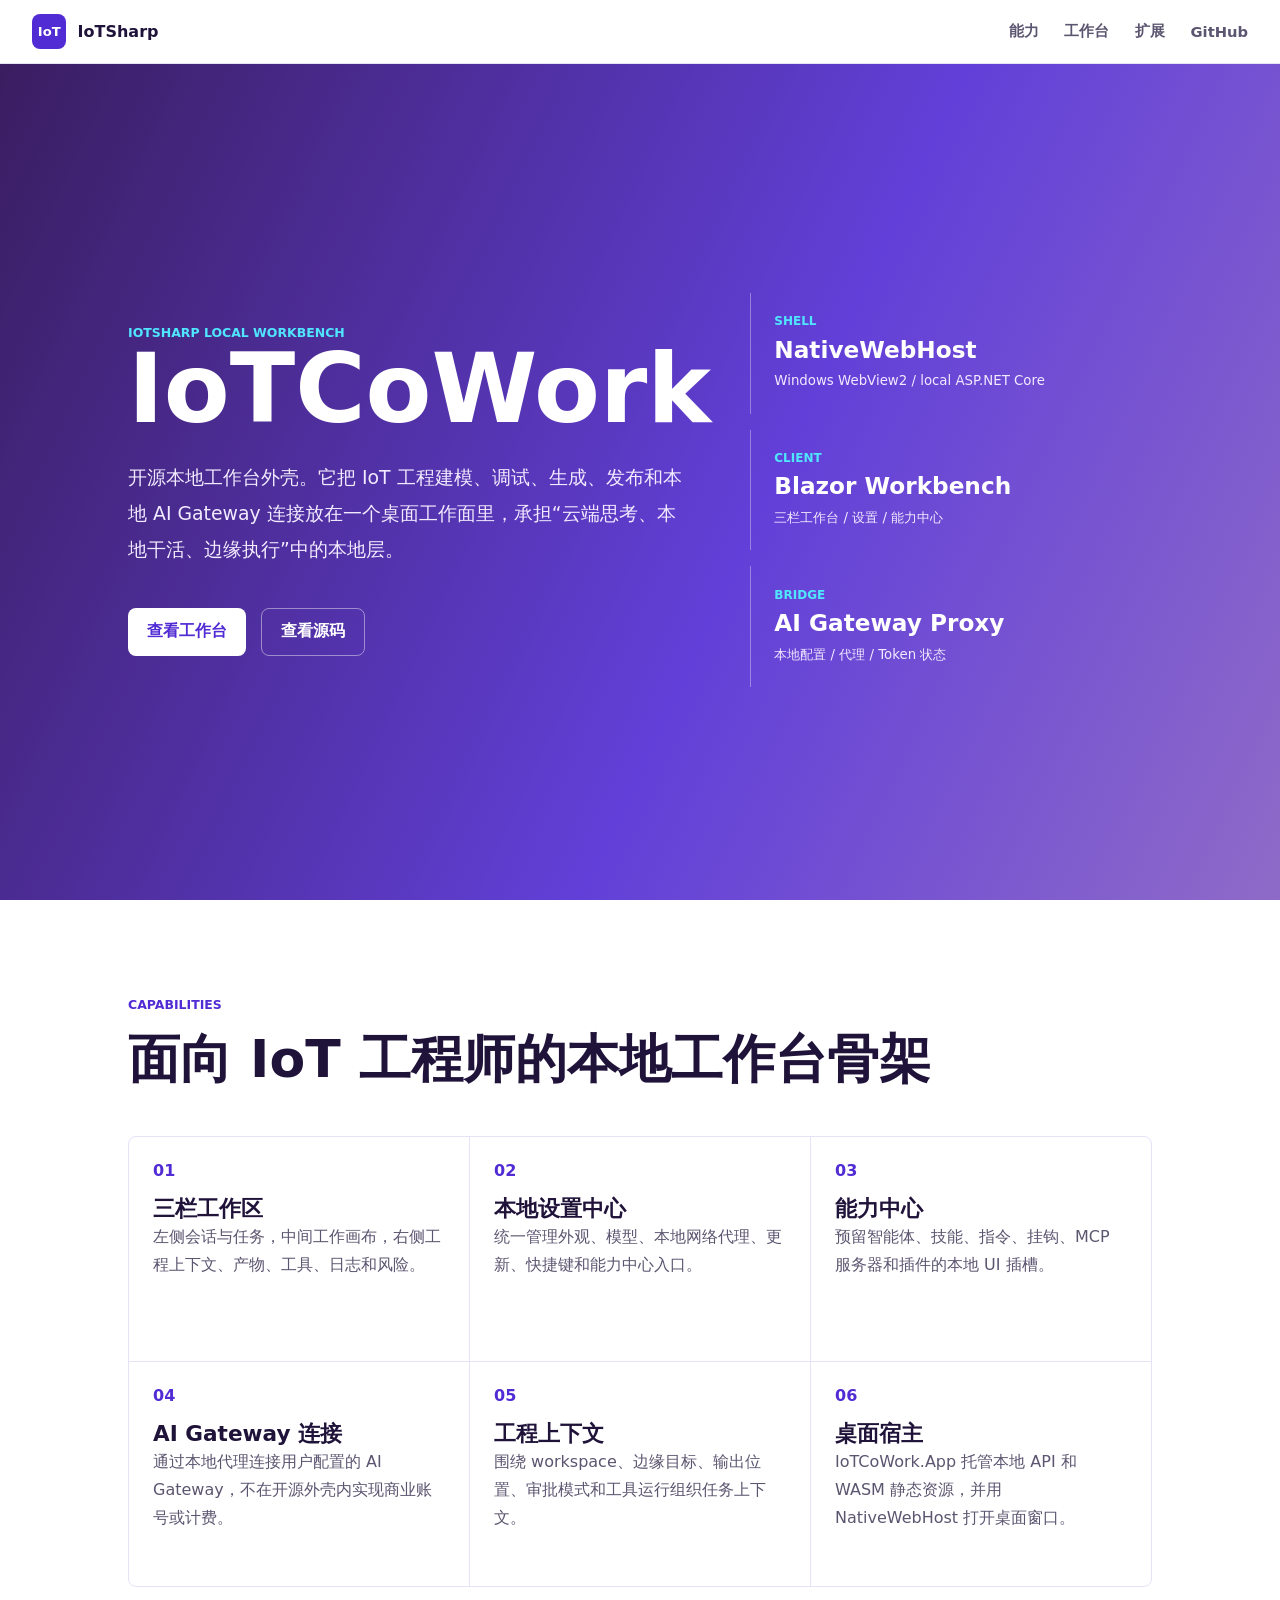
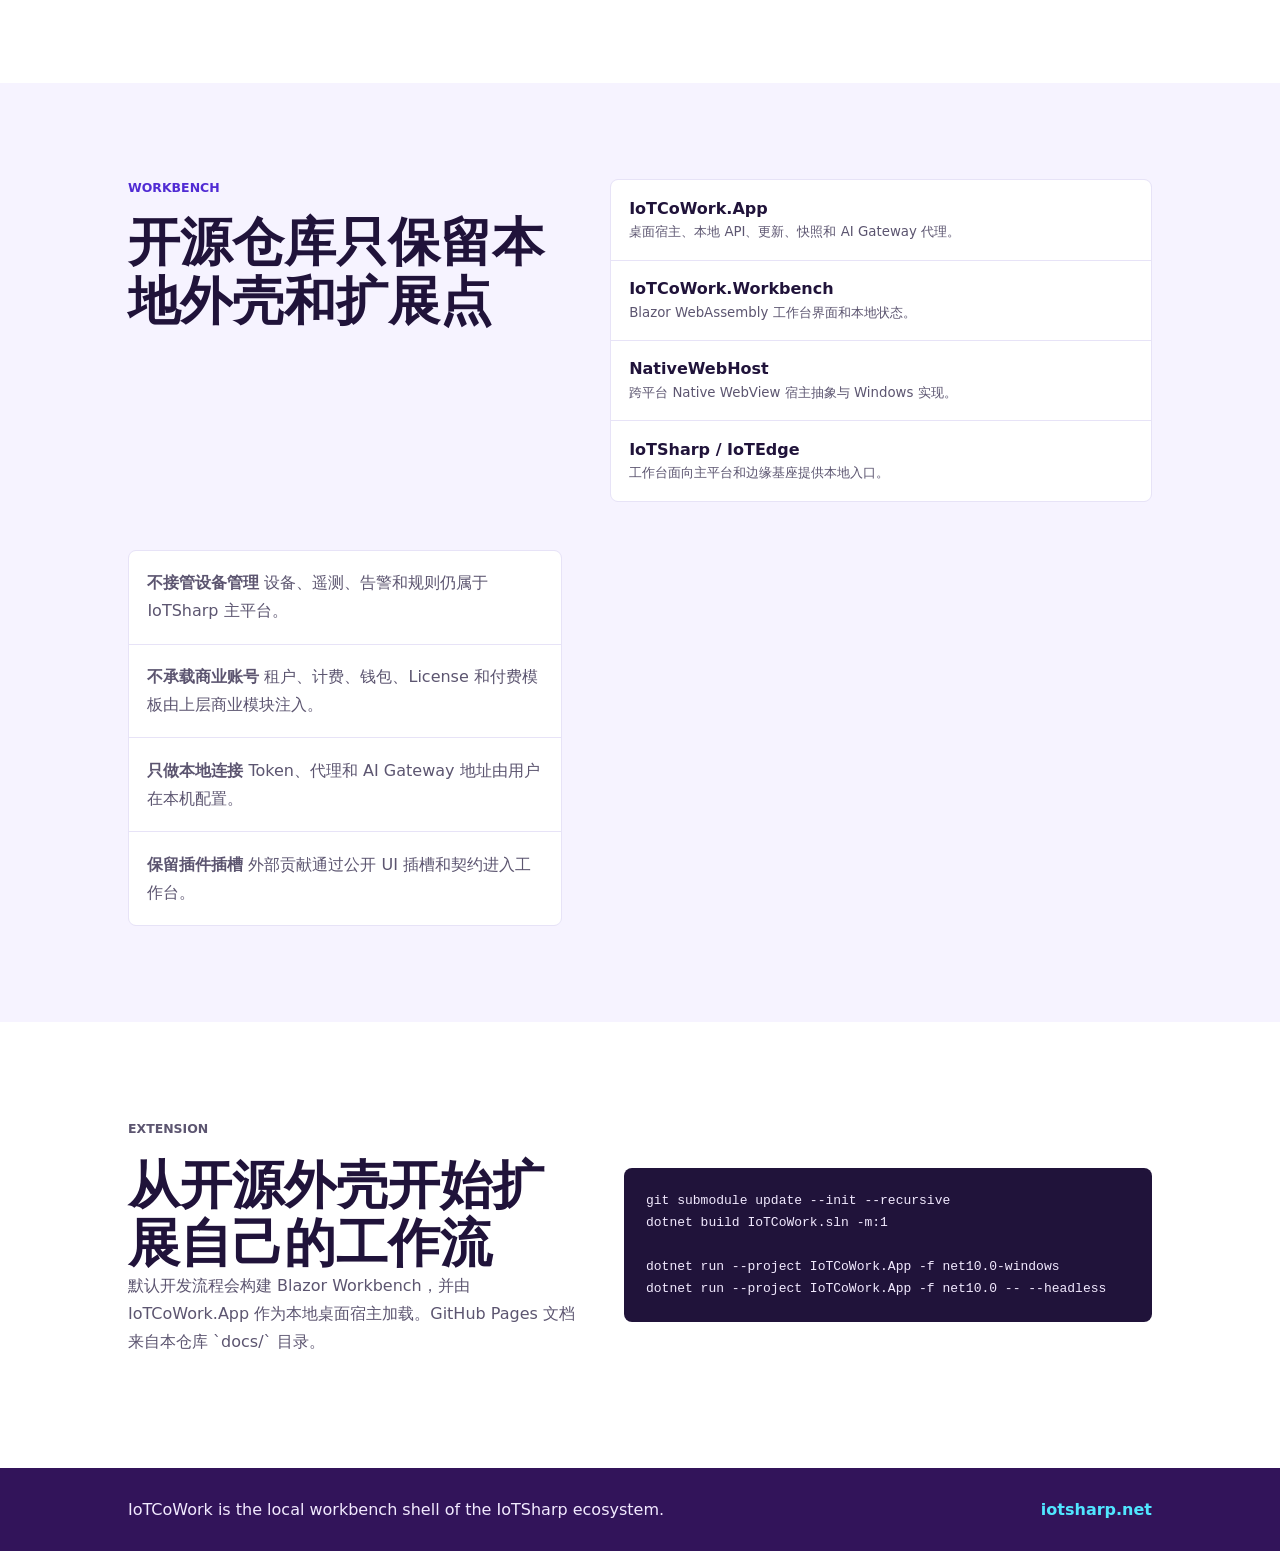
<file: pages/index.html>
<!doctype html>
<html lang="zh-CN">
<head>
  <meta charset="utf-8">
  <meta name="viewport" content="width=device-width, initial-scale=1">
  <title>IoTCoWork | Local IoT Workbench</title>
  <meta name="description" content="IoTCoWork 是 IoTSharp 生态的开源本地工作台外壳，基于 .NET、NativeWebHost 和 Blazor WebAssembly 构建。">
  <link rel="stylesheet" href="./styles.css">
</head>
<body>
  <header class="site-header">
    <a class="brand" href="https://iotsharp.net/" aria-label="IoTSharp home">
      <span class="brand-mark">IoT</span>
      <span>IoTSharp</span>
    </a>
    <nav aria-label="Project navigation">
      <a href="#capabilities">能力</a>
      <a href="#workspace">工作台</a>
      <a href="#extension">扩展</a>
      <a href="https://github.com/IoTSharp/IoTCoWork">GitHub</a>
    </nav>
  </header>

  <main>
    <section class="hero">
      <div class="hero-copy">
        <p class="eyebrow">IoTSharp Local Workbench</p>
        <h1>IoTCoWork</h1>
        <p class="hero-text">
          开源本地工作台外壳。它把 IoT 工程建模、调试、生成、发布和本地 AI Gateway 连接放在一个桌面工作面里，承担“云端思考、本地干活、边缘执行”中的本地层。
        </p>
        <div class="actions">
          <a class="primary" href="#workspace">查看工作台</a>
          <a class="secondary" href="https://github.com/IoTSharp/IoTCoWork">查看源码</a>
        </div>
      </div>
      <div class="hero-diagram" aria-label="IoTCoWork workbench panels">
        <div>
          <span>Shell</span>
          <strong>NativeWebHost</strong>
          <small>Windows WebView2 / local ASP.NET Core</small>
        </div>
        <div>
          <span>Client</span>
          <strong>Blazor Workbench</strong>
          <small>三栏工作台 / 设置 / 能力中心</small>
        </div>
        <div>
          <span>Bridge</span>
          <strong>AI Gateway Proxy</strong>
          <small>本地配置 / 代理 / Token 状态</small>
        </div>
      </div>
    </section>

    <section id="capabilities" class="section">
      <div class="section-heading">
        <p class="eyebrow">Capabilities</p>
        <h2>面向 IoT 工程师的本地工作台骨架</h2>
      </div>
      <div class="feature-grid">
        <article>
          <span>01</span>
          <h3>三栏工作区</h3>
          <p>左侧会话与任务，中间工作画布，右侧工程上下文、产物、工具、日志和风险。</p>
        </article>
        <article>
          <span>02</span>
          <h3>本地设置中心</h3>
          <p>统一管理外观、模型、本地网络代理、更新、快捷键和能力中心入口。</p>
        </article>
        <article>
          <span>03</span>
          <h3>能力中心</h3>
          <p>预留智能体、技能、指令、挂钩、MCP 服务器和插件的本地 UI 插槽。</p>
        </article>
        <article>
          <span>04</span>
          <h3>AI Gateway 连接</h3>
          <p>通过本地代理连接用户配置的 AI Gateway，不在开源外壳内实现商业账号或计费。</p>
        </article>
        <article>
          <span>05</span>
          <h3>工程上下文</h3>
          <p>围绕 workspace、边缘目标、输出位置、审批模式和工具运行组织任务上下文。</p>
        </article>
        <article>
          <span>06</span>
          <h3>桌面宿主</h3>
          <p>IoTCoWork.App 托管本地 API 和 WASM 静态资源，并用 NativeWebHost 打开桌面窗口。</p>
        </article>
      </div>
    </section>

    <section id="workspace" class="section split">
      <div class="section-heading">
        <p class="eyebrow">Workbench</p>
        <h2>开源仓库只保留本地外壳和扩展点</h2>
      </div>
      <div class="flow">
        <div><b>IoTCoWork.App</b><small>桌面宿主、本地 API、更新、快照和 AI Gateway 代理。</small></div>
        <div><b>IoTCoWork.Workbench</b><small>Blazor WebAssembly 工作台界面和本地状态。</small></div>
        <div><b>NativeWebHost</b><small>跨平台 Native WebView 宿主抽象与 Windows 实现。</small></div>
        <div><b>IoTSharp / IoTEdge</b><small>工作台面向主平台和边缘基座提供本地入口。</small></div>
      </div>
      <div class="module-list">
        <p><strong>不接管设备管理</strong> 设备、遥测、告警和规则仍属于 IoTSharp 主平台。</p>
        <p><strong>不承载商业账号</strong> 租户、计费、钱包、License 和付费模板由上层商业模块注入。</p>
        <p><strong>只做本地连接</strong> Token、代理和 AI Gateway 地址由用户在本机配置。</p>
        <p><strong>保留插件插槽</strong> 外部贡献通过公开 UI 插槽和契约进入工作台。</p>
      </div>
    </section>

    <section id="extension" class="section start">
      <div>
        <p class="eyebrow">Extension</p>
        <h2>从开源外壳开始扩展自己的工作流</h2>
        <p>默认开发流程会构建 Blazor Workbench，并由 IoTCoWork.App 作为本地桌面宿主加载。GitHub Pages 文档来自本仓库 `docs/` 目录。</p>
      </div>
      <pre><code>git submodule update --init --recursive
dotnet build IoTCoWork.sln -m:1

dotnet run --project IoTCoWork.App -f net10.0-windows
dotnet run --project IoTCoWork.App -f net10.0 -- --headless</code></pre>
    </section>
  </main>

  <footer>
    <span>IoTCoWork is the local workbench shell of the IoTSharp ecosystem.</span>
    <a href="https://iotsharp.net/">iotsharp.net</a>
  </footer>
</body>
</html>
</file>
<file: pages/styles.css>
:root {
  color-scheme: light;
  --ink: #20133a;
  --muted: #5c5570;
  --brand: #512bd4;
  --brand-dark: #32145a;
  --accent: #50e6ff;
  --line: #e7e3f7;
  --soft: #f6f3ff;
  --panel: #ffffff;
}

* {
  box-sizing: border-box;
}

body {
  margin: 0;
  color: var(--ink);
  background: #ffffff;
  font-family: Inter, ui-sans-serif, system-ui, -apple-system, BlinkMacSystemFont, "Segoe UI", sans-serif;
}

a {
  color: inherit;
  text-decoration: none;
}

.site-header {
  position: sticky;
  top: 0;
  z-index: 10;
  display: flex;
  align-items: center;
  justify-content: space-between;
  min-height: 4rem;
  padding: 0 2rem;
  border-bottom: 1px solid var(--line);
  background: rgba(255, 255, 255, 0.92);
  backdrop-filter: blur(10px);
}

.brand,
.site-header nav {
  display: flex;
  align-items: center;
}

.brand {
  gap: 0.7rem;
  font-weight: 800;
}

.brand-mark {
  display: grid;
  place-items: center;
  width: 2.15rem;
  height: 2.15rem;
  border-radius: 8px;
  color: #ffffff;
  background: var(--brand);
  font-size: 0.82rem;
}

.site-header nav {
  gap: 1.6rem;
  color: var(--muted);
  font-size: 0.92rem;
  font-weight: 700;
}

.site-header nav a:hover {
  color: var(--brand);
}

.hero {
  display: grid;
  grid-template-columns: minmax(0, 1fr) minmax(20rem, 0.72fr);
  gap: 4rem;
  align-items: center;
  min-height: calc(100svh - 4rem);
  padding: 7rem 8rem 6rem;
  color: #ffffff;
  background:
    linear-gradient(115deg, rgba(50, 20, 90, 0.96), rgba(81, 43, 212, 0.9) 58%, rgba(118, 74, 188, 0.82)),
    url("https://iotsharp.net/home_bg_dark.webp") center / cover;
}

.eyebrow {
  margin: 0;
  color: var(--brand);
  font-size: 0.78rem;
  font-weight: 800;
  letter-spacing: 0;
  line-height: 1.45;
  text-transform: uppercase;
}

.hero .eyebrow {
  color: var(--accent);
}

h1,
h2,
h3,
p {
  margin-top: 0;
}

h1 {
  margin-bottom: 0;
  font-size: 6rem;
  line-height: 0.98;
}

.hero-text {
  max-width: 48rem;
  margin: 1.5rem 0 0;
  color: #f2eaff;
  font-size: 1.18rem;
  line-height: 1.9;
}

.actions {
  display: flex;
  flex-wrap: wrap;
  gap: 0.9rem;
  margin-top: 2.5rem;
}

.primary,
.secondary {
  display: inline-flex;
  align-items: center;
  justify-content: center;
  min-height: 2.9rem;
  border-radius: 8px;
  padding: 0.8rem 1.2rem;
  font-weight: 800;
  transition: transform 0.2s ease, background 0.2s ease, border-color 0.2s ease;
}

.primary {
  color: var(--brand);
  background: #ffffff;
}

.secondary {
  border: 1px solid rgba(255, 255, 255, 0.44);
  color: #ffffff;
}

.primary:hover,
.secondary:hover {
  transform: translateY(-2px);
}

.primary:hover {
  color: var(--ink);
  background: var(--accent);
}

.secondary:hover {
  border-color: var(--accent);
}

.hero-diagram {
  display: grid;
  gap: 1rem;
}

.hero-diagram div {
  border-left: 1px solid rgba(255, 255, 255, 0.35);
  padding: 1.35rem 0 1.35rem 1.45rem;
}

.hero-diagram span {
  display: block;
  color: var(--accent);
  font-size: 0.75rem;
  font-weight: 800;
  letter-spacing: 0;
  text-transform: uppercase;
}

.hero-diagram strong {
  display: block;
  margin-top: 0.45rem;
  font-size: 1.45rem;
}

.hero-diagram small {
  display: block;
  margin-top: 0.55rem;
  color: #f2eaff;
  line-height: 1.55;
}

.section {
  padding: 6rem 8rem;
}

.section:nth-of-type(odd) {
  background: var(--soft);
}

.section-heading {
  max-width: 58rem;
}

.section-heading h2,
.start h2 {
  margin: 1rem 0 0;
  font-size: 3.25rem;
  line-height: 1.12;
}

.feature-grid {
  display: grid;
  grid-template-columns: repeat(3, minmax(0, 1fr));
  gap: 1px;
  margin-top: 3rem;
  overflow: hidden;
  border: 1px solid var(--line);
  border-radius: 8px;
  background: var(--line);
}

.feature-grid article {
  min-height: 14rem;
  padding: 1.5rem;
  background: var(--panel);
  transition: transform 0.2s ease, background 0.2s ease;
}

.feature-grid article:hover {
  background: #fbfaff;
  transform: translateY(-2px);
}

.feature-grid span {
  color: var(--brand);
  font-weight: 800;
}

.feature-grid h3 {
  margin: 0.85rem 0 0;
  font-size: 1.35rem;
}

.feature-grid p,
.module-list p,
.start p {
  color: var(--muted);
  line-height: 1.75;
}

.split {
  display: grid;
  grid-template-columns: minmax(0, 0.8fr) minmax(0, 1fr);
  gap: 3rem;
}

.flow {
  display: grid;
  gap: 1px;
  overflow: hidden;
  border: 1px solid var(--line);
  border-radius: 8px;
  background: var(--line);
}

.flow div,
.module-list p {
  margin: 0;
  padding: 1.15rem;
  background: #ffffff;
}

.flow b,
.flow small {
  display: block;
}

.flow small {
  margin-top: 0.35rem;
  color: var(--muted);
}

.module-list {
  display: grid;
  gap: 1px;
  overflow: hidden;
  border: 1px solid var(--line);
  border-radius: 8px;
  background: var(--line);
}

.start {
  display: grid;
  grid-template-columns: minmax(0, 0.85fr) minmax(0, 1fr);
  gap: 3rem;
  align-items: center;
}

code {
  border-radius: 5px;
  padding: 0.1rem 0.25rem;
  background: #eee8ff;
  color: var(--brand-dark);
}

pre {
  margin: 0;
  overflow: auto;
  border-radius: 8px;
  padding: 1.35rem;
  background: #20133a;
  color: #f2eaff;
  line-height: 1.7;
}

pre code {
  padding: 0;
  background: transparent;
  color: inherit;
}

footer {
  display: flex;
  justify-content: space-between;
  gap: 1rem;
  padding: 2rem 8rem;
  color: #f2eaff;
  background: var(--brand-dark);
}

footer a {
  color: var(--accent);
  font-weight: 800;
}

@media (max-width: 980px) {
  .hero,
  .split,
  .start {
    grid-template-columns: 1fr;
  }

  .hero,
  .section,
  footer {
    padding-right: 3rem;
    padding-left: 3rem;
  }

  .feature-grid {
    grid-template-columns: repeat(2, minmax(0, 1fr));
  }
}

@media (max-width: 640px) {
  .site-header {
    align-items: flex-start;
    flex-direction: column;
    height: auto;
    padding: 0.9rem 1.25rem;
  }

  .site-header nav {
    width: 100%;
    gap: 1rem;
    overflow-x: auto;
    padding-bottom: 0.2rem;
    white-space: nowrap;
  }

  .hero {
    min-height: auto;
    gap: 2.5rem;
    padding: 5rem 1.25rem 4rem;
  }

  h1 {
    font-size: 3.35rem;
  }

  .section-heading h2,
  .start h2 {
    font-size: 2.15rem;
  }

  .section,
  footer {
    padding: 4rem 1.25rem;
  }

  .feature-grid {
    grid-template-columns: 1fr;
  }

  .actions,
  footer {
    flex-direction: column;
  }

  .primary,
  .secondary {
    width: 100%;
  }
}
</file>
